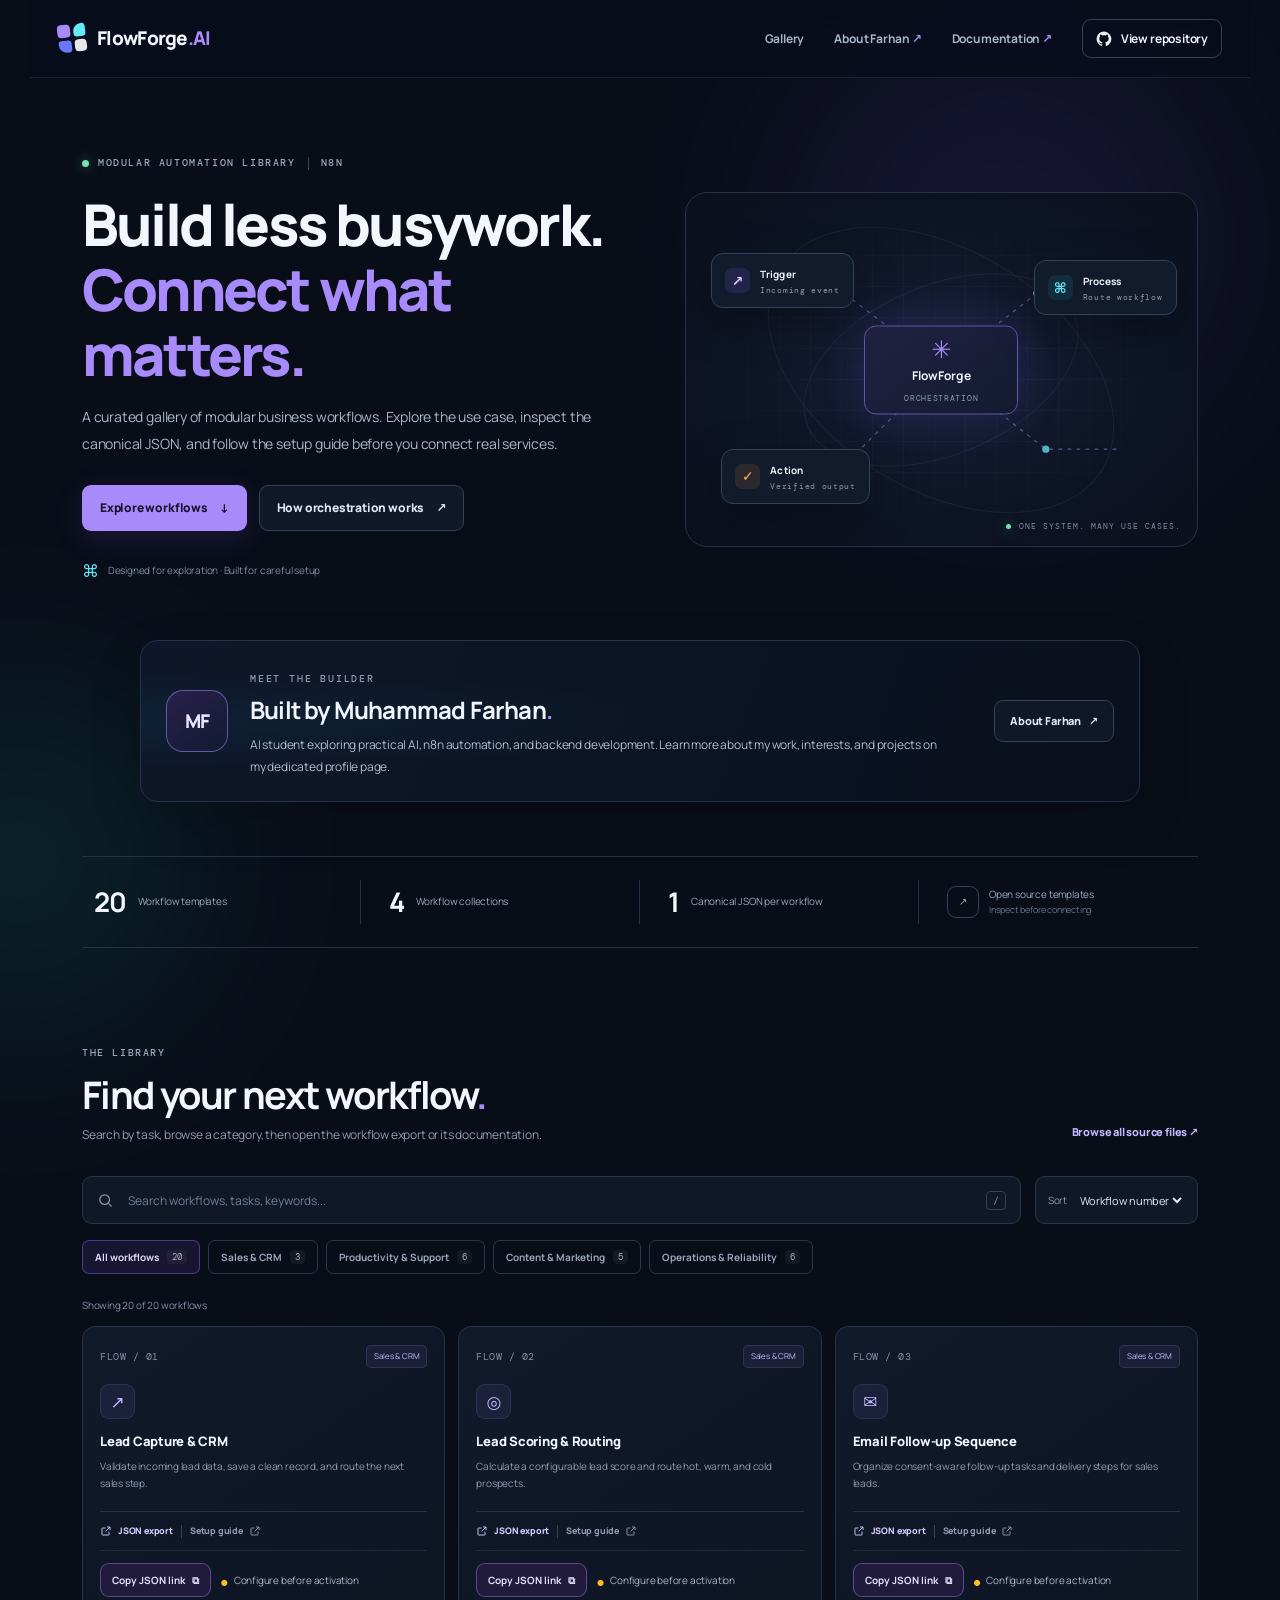
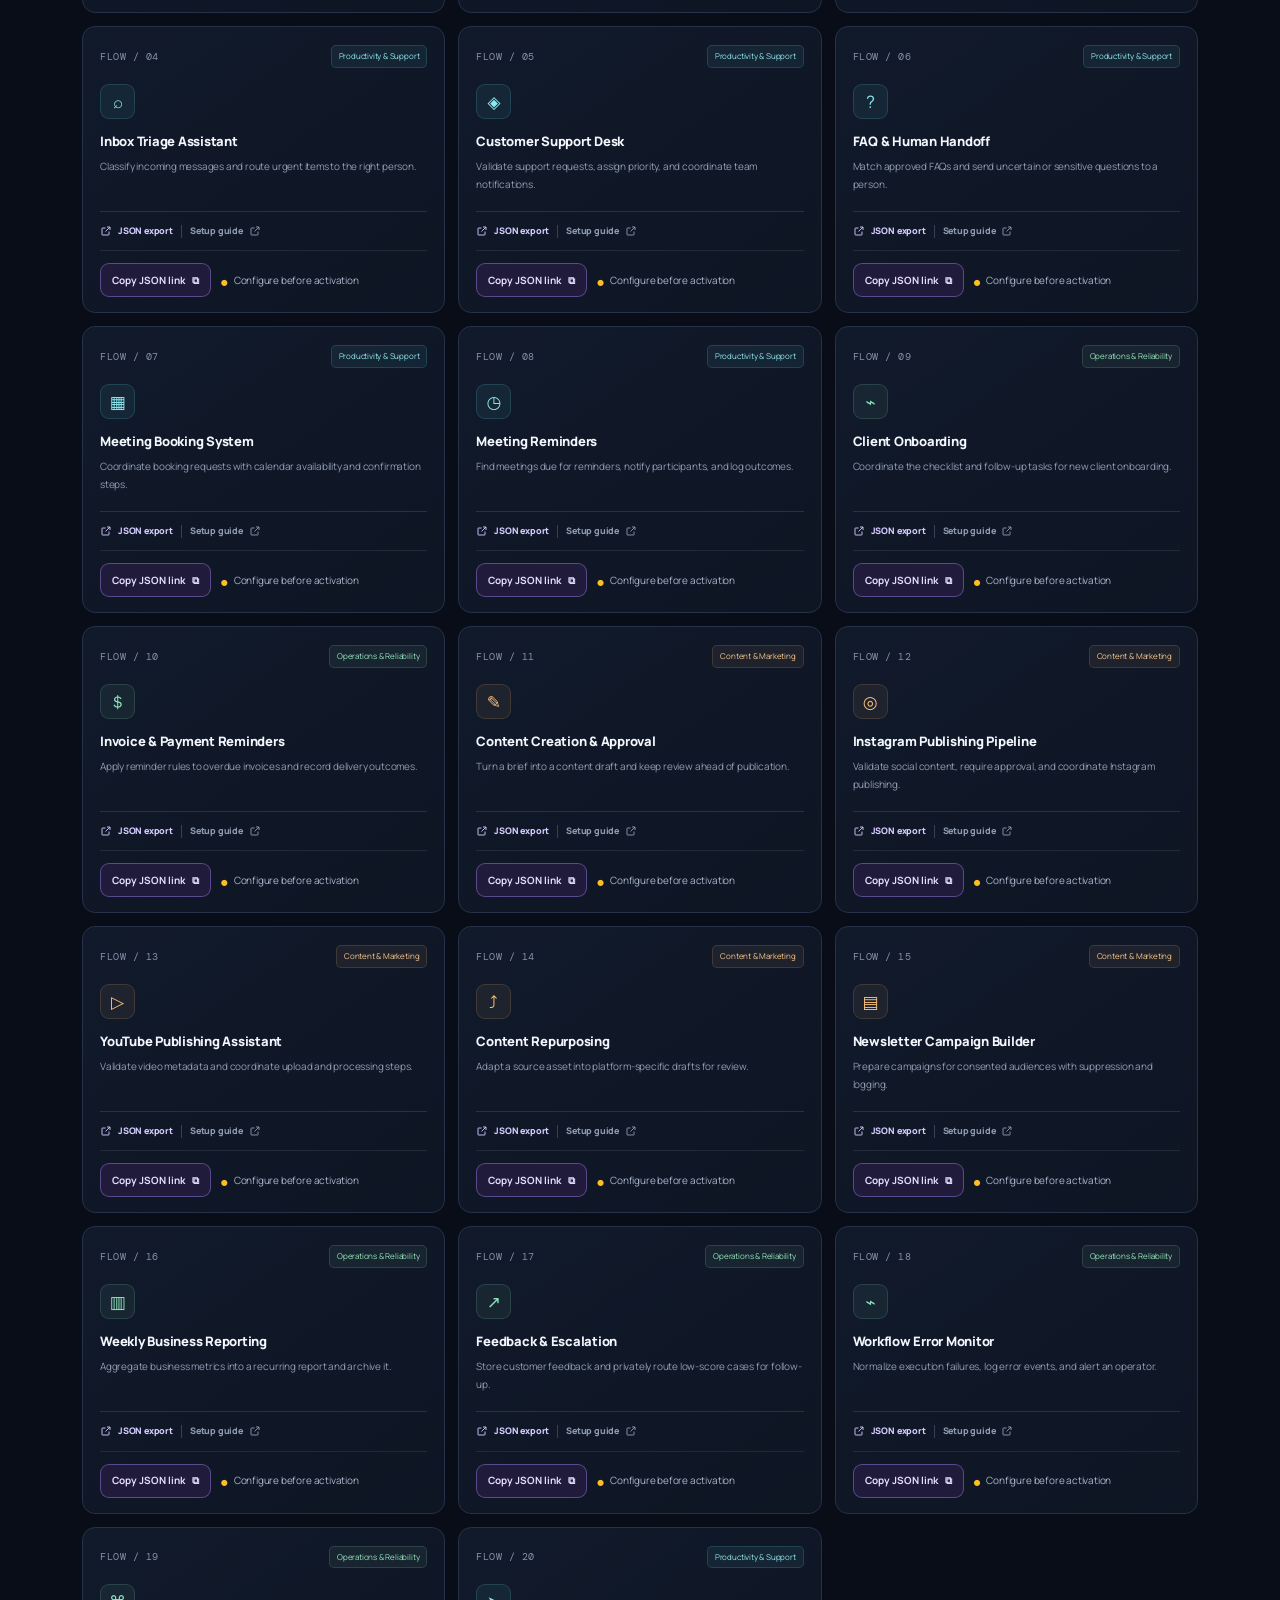
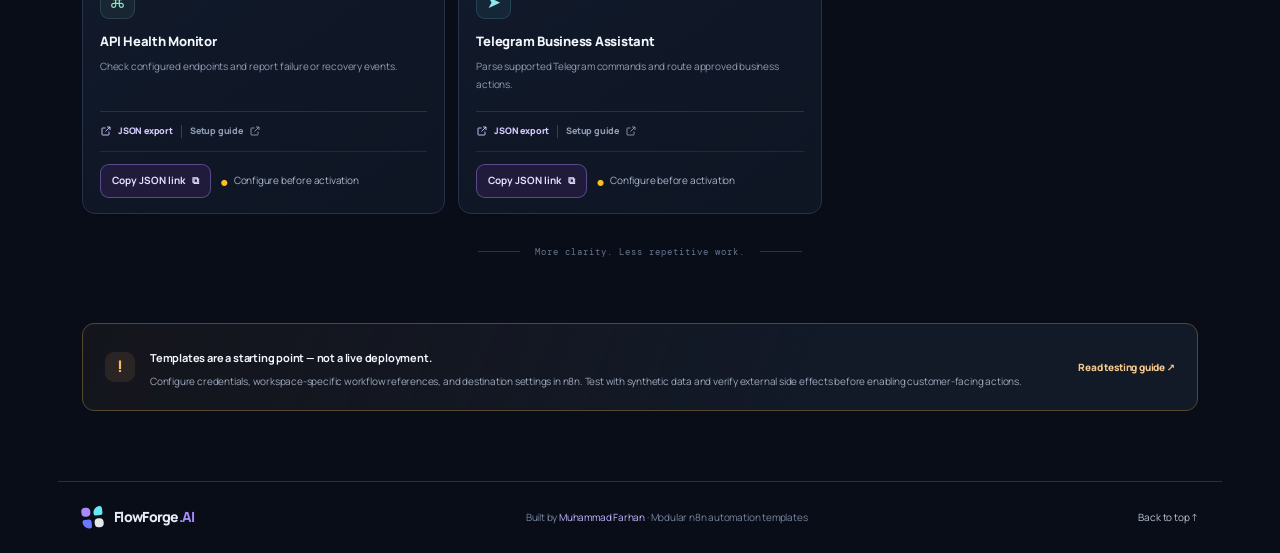
<file: site/index.html>
<!doctype html>
<html lang="en">
<head>
  <meta charset="utf-8">
  <meta name="viewport" content="width=device-width, initial-scale=1">
  <meta name="theme-color" content="#0b1020">
  <meta property="og:type" content="website">
  <meta property="og:title" content="FlowForge-AI — Workflow Gallery">
  <meta property="og:description" content="Explore modular n8n automation templates with searchable workflow cards, category filters, JSON exports and setup guides.">
  <meta name="color-scheme" content="dark">
  <link rel="icon" type="image/svg+xml" href="./favicon.svg">
  <meta name="description" content="Explore 20 modular FlowForge-AI n8n business automation templates. Search workflows, filter by category, and open canonical JSON exports and setup documentation.">
  <title>FlowForge-AI — Workflow Gallery</title>
  <link rel="preconnect" href="https://fonts.googleapis.com">
  <link rel="preconnect" href="https://fonts.gstatic.com" crossorigin>
  <link href="https://fonts.googleapis.com/css2?family=DM+Mono:wght@400;500&family=Manrope:wght@400;500;600;700;800&display=swap" rel="stylesheet">
  <link rel="stylesheet" href="./styles.css?v=20261025b">
  <script src="./app.js?v=20261025a" defer></script>
</head>
<body id="top">
  <a class="skip-link" href="#gallery">Skip to workflow gallery</a>
  <div class="ambient ambient-one" aria-hidden="true"></div>
  <div class="ambient ambient-two" aria-hidden="true"></div>
  <header class="topbar">
    <a class="brand" href="./" aria-label="FlowForge-AI home">
      <span class="brand-mark" aria-hidden="true"><span></span><span></span><span></span><span></span></span>
      <span>FlowForge<span class="brand-accent">.AI</span></span>
    </a>
    <nav class="top-links" aria-label="Main navigation">
      <a href="#gallery">Gallery</a>
      <a href="./about.html">About Farhan <span aria-hidden="true">↗</span></a>
      <a href="https://github.com/Farhanillahiclass/FlowForge-AI/blob/main/README.md" target="_blank" rel="noreferrer">Documentation <span aria-hidden="true">↗</span></a>
      <a class="github-link" href="https://github.com/Farhanillahiclass/FlowForge-AI" target="_blank" rel="noreferrer"><svg viewBox="0 0 24 24" aria-hidden="true"><path d="M12 .9a11.1 11.1 0 0 0-3.51 21.63c.55.1.76-.24.76-.53v-2.04c-3.1.67-3.76-1.32-3.76-1.32-.5-1.28-1.24-1.62-1.24-1.62-1.01-.69.08-.68.08-.68 1.12.08 1.7 1.15 1.7 1.15.99 1.7 2.6 1.21 3.23.92.1-.72.39-1.21.7-1.49-2.48-.28-5.09-1.24-5.09-5.52 0-1.22.44-2.22 1.15-3-.12-.28-.5-1.42.11-2.96 0 0 .94-.3 3.05 1.15a10.6 10.6 0 0 1 5.55 0c2.12-1.44 3.05-1.15 3.05-1.15.61 1.54.23 2.68.12 2.96.71.78 1.14 1.78 1.14 3 0 4.29-2.61 5.24-5.1 5.51.4.35.75 1.02.75 2.06V22c0 .29.2.63.76.52A11.1 11.1 0 0 0 12 .9Z"/></svg> View repository</a>
    </nav>
  </header>

  <main>
    <section class="hero">
      <div class="hero-copy">
        <div class="eyebrow"><span class="status-dot"></span> MODULAR AUTOMATION LIBRARY <span class="eyebrow-divider"></span> N8N</div>
        <h1>Build less busywork.<br><span>Connect what matters.</span></h1>
        <p class="hero-description">A curated gallery of modular business workflows. Explore the use case, inspect the canonical JSON, and follow the setup guide before you connect real services.</p>
        <div class="hero-actions">
          <a class="button button-primary" href="#gallery">Explore workflows <span aria-hidden="true">↓</span></a>
          <a class="button button-secondary" href="https://github.com/Farhanillahiclass/FlowForge-AI/blob/main/system/PARENT-CHILD-ORCHESTRATION.md" target="_blank" rel="noreferrer">How orchestration works <span aria-hidden="true">↗</span></a>
        </div>
        <div class="hero-meta"><span class="meta-icon">⌘</span> Designed for exploration · Built for careful setup</div>
      </div>
      <div class="hero-art" aria-label="Illustration of connected automation nodes">
        <div class="art-grid"></div>
        <div class="orbit orbit-a"></div><div class="orbit orbit-b"></div>
        <div class="node node-main"><span class="node-glyph">✳</span><b>FlowForge</b><small>ORCHESTRATION</small></div>
        <div class="node node-one"><span class="mini-icon purple">↗</span><span><b>Trigger</b><small>Incoming event</small></span></div>
        <div class="node node-two"><span class="mini-icon cyan">⌘</span><span><b>Process</b><small>Route workflow</small></span></div>
        <div class="node node-three"><span class="mini-icon orange">✓</span><span><b>Action</b><small>Verified output</small></span></div>
        <svg class="connectors" viewBox="0 0 520 390" fill="none" aria-hidden="true"><path d="M260 193 L142 103 L65 103"/><path d="M260 193 L365 111 L451 111"/><path d="M260 193 L163 290 L78 290"/><path d="M260 193 L375 283 L457 283"/><circle cx="260" cy="193" r="5"/><circle cx="142" cy="103" r="4"/><circle cx="365" cy="111" r="4"/><circle cx="163" cy="290" r="4"/><circle cx="375" cy="283" r="4"/></svg>
        <div class="art-caption"><span class="pulse-ring"></span> ONE SYSTEM. MANY USE CASES.</div>
      </div>
    </section>

    <section aria-labelledby="about-promo-title" style="box-sizing:border-box;display:flex;align-items:center;gap:22px;width:min(1000px,calc(100% - 64px));margin:4px auto 54px;padding:23px 25px;border:1px solid #26334a;border-radius:18px;background:radial-gradient(ellipse at 0% 50%,rgba(8,145,178,.09),transparent 42%),linear-gradient(110deg,rgba(15,23,42,.96),rgba(10,15,29,.96));box-shadow:0 20px 55px rgba(0,0,0,.12);">
      <div aria-hidden="true" style="box-sizing:border-box;display:grid;place-items:center;flex:0 0 62px;width:62px;height:62px;border:1px solid rgba(167,139,250,.52);border-radius:17px;background:linear-gradient(145deg,#29204b,#111b31);color:#e9e4ff;font-size:19px;font-weight:800;letter-spacing:-.6px;">MF</div>
      <div style="flex:1;min-width:0;">
        <span style="color:#8d9bb3;font:500 10px/1.8 'DM Mono',monospace;letter-spacing:1.8px;">MEET THE BUILDER</span>
        <h2 id="about-promo-title" style="margin:4px 0 7px;color:#f1f5fb;font-size:clamp(18px,2.3vw,24px);letter-spacing:-.8px;line-height:1.4;">Built by Muhammad Farhan<span style="color:#a78bfa;">.</span></h2>
        <p style="max-width:690px;margin:0;color:#aebbd0;font-size:12px;line-height:1.85;">AI student exploring practical AI, n8n automation, and backend development. Learn more about my work, interests, and projects on my dedicated profile page.</p>
      </div>
      <a href="./about.html" style="box-sizing:border-box;display:inline-flex;align-items:center;justify-content:center;gap:8px;flex-shrink:0;min-height:42px;padding:11px 15px;border:1px solid #344158;border-radius:9px;background:#101828;color:#e0e7f4;font-size:11px;font-weight:800;text-decoration:none;white-space:nowrap;">About Farhan <span aria-hidden="true">↗</span></a>
    </section>

    <section class="stats-row" aria-label="Gallery summary">
      <div class="stat"><strong id="total-count">20</strong><span>Workflow templates</span></div>
      <div class="stat"><strong>4</strong><span>Workflow collections</span></div>
      <div class="stat"><strong>1</strong><span>Canonical JSON per workflow</span></div>
      <div class="stat stat-note"><span class="stat-note-icon">↗</span><span>Open source templates<br><small>Inspect before connecting</small></span></div>
    </section>

    <section id="gallery" class="gallery-section">
      <div class="section-heading">
        <div>
          <div class="eyebrow">THE LIBRARY</div>
          <h2>Find your next workflow<span class="heading-period">.</span></h2>
          <p>Search by task, browse a category, then open the workflow export or its documentation.</p>
        </div>
        <a class="text-link" href="https://github.com/Farhanillahiclass/FlowForge-AI/tree/main/workflows" target="_blank" rel="noreferrer">Browse all source files <span aria-hidden="true">↗</span></a>
      </div>

      <div class="toolbar">
        <label class="search-box" for="workflow-search">
          <svg viewBox="0 0 24 24" aria-hidden="true"><circle cx="10.8" cy="10.8" r="6.8"></circle><path d="m16 16 4.5 4.5"></path></svg>
          <input id="workflow-search" type="search" placeholder="Search workflows, tasks, keywords..." autocomplete="off">
          <kbd>/</kbd>
        </label>
        <label class="sort-control" for="sort-select"><span>Sort</span><select id="sort-select"><option value="number">Workflow number</option><option value="az">Name A–Z</option></select></label>
      </div>
      <div id="category-filters" class="filters" aria-label="Filter workflows by category">
        <button class="filter-chip is-active" type="button" data-category="All" aria-pressed="true">All workflows <span>20</span></button>
        <button class="filter-chip" type="button" data-category="Sales & CRM" aria-pressed="false">Sales & CRM</button>
        <button class="filter-chip" type="button" data-category="Productivity & Support" aria-pressed="false">Productivity & Support</button>
        <button class="filter-chip" type="button" data-category="Content & Marketing" aria-pressed="false">Content & Marketing</button>
        <button class="filter-chip" type="button" data-category="Operations & Reliability" aria-pressed="false">Operations & Reliability</button>
      </div>
      <div class="results-line"><span id="results-count" aria-live="polite">Showing 20 workflows</span><button id="clear-filters" class="clear-button" type="button" hidden>Clear filters</button></div>
      <div id="workflow-grid" class="workflow-grid" aria-live="polite"></div>
      <div id="empty-state" class="empty-state" hidden><div class="empty-icon">⌕</div><h3>No workflows found</h3><p>Try a different keyword or clear the active category filter.</p><button class="button button-secondary" id="reset-search" type="button">Reset search</button></div>
      <div class="load-more-note"><span class="note-line"></span><span>More clarity. Less repetitive work.</span><span class="note-line"></span></div>
    </section>

    <section class="safety-callout">
      <div class="callout-icon">!</div>
      <div><strong>Templates are a starting point — not a live deployment.</strong><p>Configure credentials, workspace-specific workflow references, and destination settings in n8n. Test with synthetic data and verify external side effects before enabling customer-facing actions.</p></div>
      <a href="https://github.com/Farhanillahiclass/FlowForge-AI/blob/main/TESTING-AND-VALIDATION.md" target="_blank" rel="noreferrer">Read testing guide <span aria-hidden="true">↗</span></a>
    </section>
  </main>

  <div id="gallery-toast" class="gallery-toast" role="status" aria-live="polite"></div>

  <footer class="footer">
    <a class="brand footer-brand" href="./"><span class="brand-mark" aria-hidden="true"><span></span><span></span><span></span><span></span></span><span>FlowForge<span class="brand-accent">.AI</span></span></a>
    <p>Built by <a href="https://github.com/Farhanillahiclass" target="_blank" rel="noreferrer">Muhammad Farhan</a> · Modular n8n automation templates</p>
    <a class="footer-top" href="#top" onclick="window.scrollTo({top:0,behavior:'smooth'});return false;">Back to top ↑</a>
  </footer>
</body>
</html>
</file>
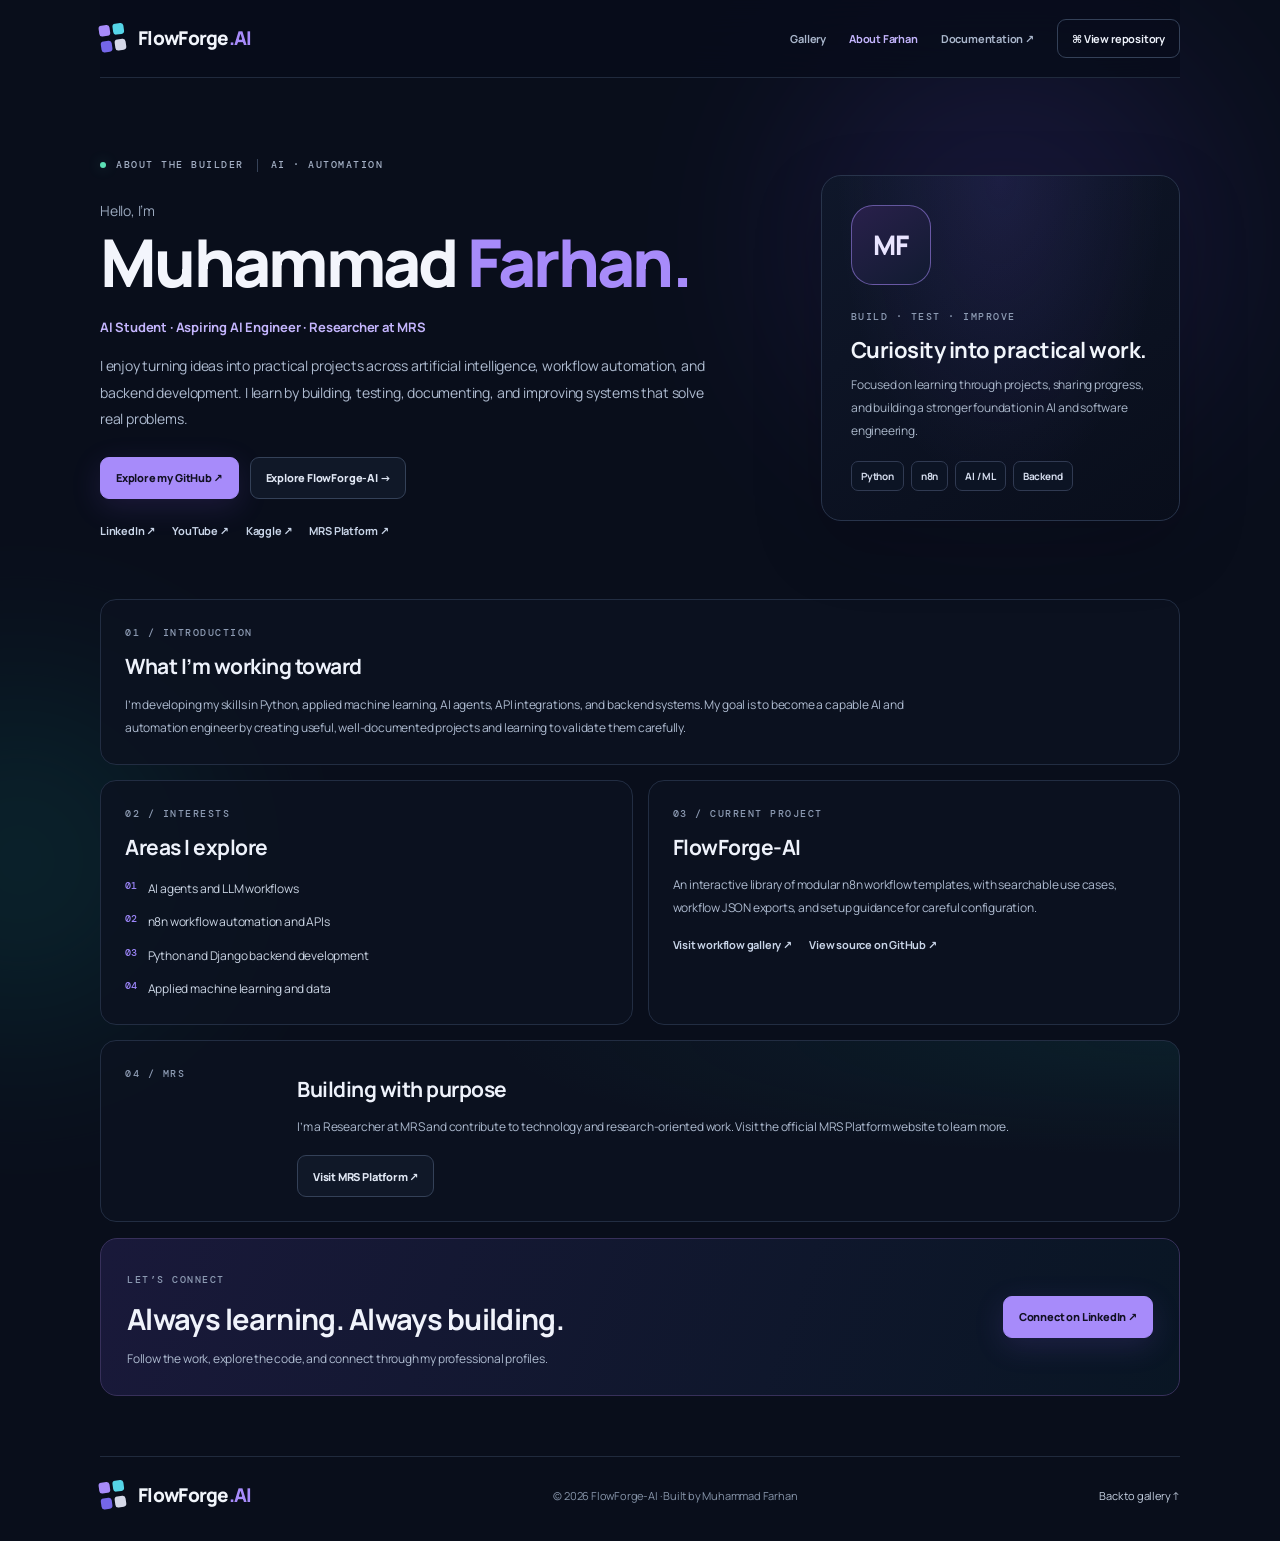
<file: site/about.html>
<!doctype html>
<html lang="en">
<head>
<meta charset="utf-8"><meta name="viewport" content="width=device-width,initial-scale=1"><meta name="theme-color" content="#0b1020">
<meta name="description" content="Meet Muhammad Farhan — AI student, workflow automation builder, and Researcher at MRS. Explore projects, interests, and professional links.">
<meta property="og:type" content="profile"><meta property="og:title" content="About Muhammad Farhan — FlowForge-AI"><meta property="og:description" content="AI, automation, Python, backend development, and practical project building."><meta name="color-scheme" content="dark">
<link rel="icon" type="image/svg+xml" href="./favicon.svg"><link rel="preconnect" href="https://fonts.googleapis.com"><link rel="preconnect" href="https://fonts.gstatic.com" crossorigin>
<link href="https://fonts.googleapis.com/css2?family=DM+Mono:wght@400;500&family=Manrope:wght@400;500;600;700;800&display=swap" rel="stylesheet"><link rel="stylesheet" href="./styles.css?v=20261025b"><title>About Muhammad Farhan — FlowForge-AI</title>

<style>
/* Critical About page layout: self-contained so stale external CSS cannot flatten the layout */
.about-page{margin:0;min-height:100vh;background:#090e1b;color:#edf2fc;font-family:Manrope,system-ui,sans-serif;line-height:1.6}
.about-page *{box-sizing:border-box}.about-page a{transition:color .18s ease,border-color .18s ease,background .18s ease}
.about-page .topbar{position:relative;z-index:2;display:flex;align-items:center;justify-content:space-between;gap:24px;width:min(1080px,calc(100% - 48px));margin:0 auto;padding:22px 0;border-bottom:1px solid #202a3d}
.about-page .brand{display:inline-flex;align-items:center;gap:10px;color:#f1f5fb;font-weight:800;text-decoration:none;white-space:nowrap}.about-page .brand-accent{color:#a78bfa}
.about-page .brand-mark{display:grid;grid-template-columns:repeat(2,11px);gap:3px;transform:rotate(-8deg)}.about-page .brand-mark span{width:11px;height:11px;border-radius:3px;background:#a78bfa}.about-page .brand-mark span:nth-child(2){background:#55d5e7}.about-page .brand-mark span:nth-child(3){background:#7466e8}.about-page .brand-mark span:nth-child(4){background:#d5d8e8}
.about-page .top-links{display:flex;align-items:center;justify-content:flex-end;flex-wrap:wrap;gap:23px}.about-page .top-links a{color:#aab7cc;font-size:11px;font-weight:700;text-decoration:none}.about-page .top-links a:hover,.about-page .top-links .active-link{color:#c4b5fd}.about-page .top-links .github-link{padding:10px 14px;border:1px solid #344158;border-radius:9px;color:#eef2fb}
.about-page .about-main{position:relative;z-index:1;width:min(1080px,calc(100% - 48px));margin:0 auto;padding:62px 0 60px}
.about-page .about-hero{display:grid;grid-template-columns:minmax(0,1.3fr) minmax(270px,.7fr);align-items:center;gap:54px;padding:16px 0 60px}
.about-page .eyebrow{display:flex;align-items:center;gap:10px;color:#a4b0c5;font:500 10px/1.8 'DM Mono',monospace;letter-spacing:1.5px}.about-page .status-dot{width:6px;height:6px;border-radius:50%;background:#5ce0b5;box-shadow:0 0 14px #5ce0b555}
.about-page .about-kicker{margin:26px 0 5px;color:#9aa8bd;font-size:14px}.about-page .about-hero h1{margin:0;color:#f3f5fc;font-size:clamp(42px,5.7vw,66px);line-height:1.08;letter-spacing:-2.7px;font-weight:800}.about-page .about-hero h1 span{color:#a78bfa}
.about-page .about-role{margin:17px 0 14px;color:#c4b5fd;font-weight:700;font-size:13px;line-height:1.8}.about-page .about-lead{max-width:620px;margin:0;color:#aebbd0;font-size:14px;line-height:1.9}
.about-page .about-actions{display:flex;flex-wrap:wrap;gap:11px;margin-top:24px}.about-page .button{display:inline-flex;align-items:center;justify-content:center;gap:8px;min-height:42px;padding:11px 15px;border:1px solid #344158;border-radius:9px;font-size:11px;font-weight:800;text-decoration:none}.about-page .button-primary{border-color:#a78bfa;background:#a78bfa;color:#111022}.about-page .button-secondary{background:#101828;color:#e0e7f4}.about-page .button:hover{filter:brightness(1.08)}
.about-page .about-socials{display:flex;flex-wrap:wrap;gap:17px;margin-top:23px}.about-page .about-socials a,.about-page .text-link{color:#c9d5e8;font-size:11px;font-weight:700;text-decoration:none}.about-page .about-socials a:hover,.about-page .text-link:hover{color:#b9a3ff}
.about-page .about-monogram-card{position:relative;overflow:hidden;padding:29px;border:1px solid #28344b;border-radius:20px;background:radial-gradient(ellipse at 50% 0%,#7c5cf622,transparent 65%),linear-gradient(145deg,#0f172a,#090e1b);box-shadow:0 24px 70px #0003}
.about-page .about-monogram{display:grid;place-items:center;width:80px;height:80px;border:1px solid #a78bfa88;border-radius:22px;background:linear-gradient(145deg,#29204b,#111b31);color:#e9e4ff;font-size:27px;font-weight:800}
.about-page .about-card-label,.about-page .about-section-label{color:#8d9bb3;font:500 10px/1.8 'DM Mono',monospace;letter-spacing:1.5px}.about-page .about-card-label{display:block;margin-top:23px}
.about-page .about-monogram-card h2{margin:9px 0;color:#f1f5fb;font-size:22px;line-height:1.4;letter-spacing:-.5px}.about-page .about-monogram-card p{margin:0;color:#aab7ca;font-size:12px;line-height:1.9}
.about-page .about-tags{display:flex;flex-wrap:wrap;gap:7px;margin-top:18px}.about-page .about-tags span{padding:6px 9px;border:1px solid #303a52;border-radius:7px;color:#d4dced;background:#0c1424;font-size:10px;font-weight:700}
.about-page .about-content-grid{display:grid;grid-template-columns:repeat(2,minmax(0,1fr));gap:15px}.about-page .about-panel{min-width:0;padding:24px;border:1px solid #222d42;border-radius:16px;background:#0c1220d9}.about-page .about-wide{grid-column:1/-1}
.about-page .about-panel h2{margin:10px 0 11px;color:#eef2fb;font-size:21px;line-height:1.4;letter-spacing:-.5px}.about-page .about-panel p{max-width:780px;margin:0;color:#aebbd0;font-size:12px;line-height:1.95}
.about-page .about-list{display:grid;gap:13px;margin:17px 0 0;padding:0;list-style:none}.about-page .about-list li{display:flex;align-items:flex-start;gap:11px;color:#cbd5e4;font-size:12px;line-height:1.7}.about-page .about-list li span{flex-shrink:0;color:#9d86fa;font:500 10px 'DM Mono',monospace}
.about-page .text-link{display:inline-flex;margin:16px 17px 0 0}.about-page .about-mrs-panel{display:grid;grid-template-columns:150px minmax(0,1fr);gap:22px;background:radial-gradient(ellipse at 100% 0%,#0d94881a,transparent 45%),#0c1220d9}.about-page .about-mrs-panel .button{display:inline-flex;margin-top:17px}
.about-page .about-bottom-cta{display:flex;align-items:center;justify-content:space-between;gap:24px;margin-top:16px;padding:26px;border:1px solid #37305a;border-radius:17px;background:linear-gradient(110deg,#7c5cf624,#0891b20f)}.about-page .about-bottom-cta h2{margin:8px 0;color:#f0f3fb;font-size:clamp(22px,3vw,29px);line-height:1.4;letter-spacing:-.7px}.about-page .about-bottom-cta p{margin:0;color:#aebbd0;font-size:12px;line-height:1.8}
.about-page .about-footer{display:flex;align-items:center;justify-content:space-between;gap:18px;width:min(1080px,calc(100% - 48px));margin:0 auto;padding:23px 0 30px;border-top:1px solid #202a3d;color:#8795aa;font-size:11px}.about-page .about-footer .brand{text-decoration:none}.about-page .about-footer>a:last-child{color:#c5d0e1;text-decoration:none}
@media(max-width:760px){.about-page .topbar{width:calc(100% - 36px);align-items:flex-start;flex-direction:column;padding:18px 0}.about-page .top-links{justify-content:flex-start;gap:14px}.about-page .about-main{width:calc(100% - 36px);padding-top:36px}.about-page .about-hero{grid-template-columns:1fr;gap:25px;padding:5px 0 38px}.about-page .about-hero h1{letter-spacing:-1.8px}.about-page .about-content-grid{grid-template-columns:1fr}.about-page .about-wide{grid-column:auto}.about-page .about-mrs-panel{grid-template-columns:1fr;gap:8px}.about-page .about-bottom-cta{align-items:flex-start;flex-direction:column;padding:22px}.about-page .about-footer{width:calc(100% - 36px);align-items:flex-start;flex-wrap:wrap}}
@media(max-width:480px){.about-page .about-hero h1{font-size:40px}.about-page .about-actions .button{width:100%}.about-page .about-socials{gap:12px}.about-page .about-panel{padding:20px}.about-page .about-footer{flex-direction:column}}
</style>
</head>
<body id="top" class="about-page">
<a class="skip-link" href="#about-main">Skip to about page</a><div class="ambient ambient-one" aria-hidden="true"></div><div class="ambient ambient-two" aria-hidden="true"></div>
<header class="topbar"><a class="brand" href="./" aria-label="FlowForge-AI home"><span class="brand-mark" aria-hidden="true"><span></span><span></span><span></span><span></span></span><span>FlowForge<span class="brand-accent">.AI</span></span></a>
<nav class="top-links" aria-label="Main navigation"><a href="./#gallery">Gallery</a><a class="active-link" href="./about.html" aria-current="page">About Farhan</a><a href="https://github.com/Farhanillahiclass/FlowForge-AI/blob/main/README.md" target="_blank" rel="noreferrer">Documentation ↗</a><a class="github-link" href="https://github.com/Farhanillahiclass/FlowForge-AI" target="_blank" rel="noreferrer">⌘ View repository</a></nav></header>
<main id="about-main" class="about-main">
<section class="about-hero" aria-labelledby="about-title"><div class="about-hero-copy"><div class="eyebrow"><span class="status-dot"></span> ABOUT THE BUILDER <span class="eyebrow-divider"></span> AI · AUTOMATION</div><p class="about-kicker">Hello, I’m</p><h1 id="about-title">Muhammad <span>Farhan.</span></h1><p class="about-role">AI Student · Aspiring AI Engineer · Researcher at MRS</p><p class="about-lead">I enjoy turning ideas into practical projects across artificial intelligence, workflow automation, and backend development. I learn by building, testing, documenting, and improving systems that solve real problems.</p>
<div class="about-actions"><a class="button button-primary" href="https://github.com/Farhanillahiclass" target="_blank" rel="noreferrer">Explore my GitHub ↗</a><a class="button button-secondary" href="./#gallery">Explore FlowForge-AI →</a></div>
<div class="about-socials" aria-label="Professional and project links"><a href="https://www.linkedin.com/in/muhammadfarhanmrs/" target="_blank" rel="noreferrer">LinkedIn ↗</a><a href="https://www.youtube.com/@FarhanMRSDeveloper" target="_blank" rel="noreferrer">YouTube ↗</a><a href="https://www.kaggle.com/muhammadfarhanmrs" target="_blank" rel="noreferrer">Kaggle ↗</a><a href="https://mrsplatform.tech/" target="_blank" rel="noreferrer">MRS Platform ↗</a></div></div>
<aside class="about-monogram-card" aria-label="Profile overview"><div class="about-monogram">MF</div><span class="about-card-label">BUILD · TEST · IMPROVE</span><h2>Curiosity into practical work.</h2><p>Focused on learning through projects, sharing progress, and building a stronger foundation in AI and software engineering.</p><div class="about-tags"><span>Python</span><span>n8n</span><span>AI / ML</span><span>Backend</span></div></aside></section>
<section class="about-content-grid" aria-label="Profile details">
<article class="about-panel about-wide"><div class="about-section-label">01 / INTRODUCTION</div><h2>What I’m working toward</h2><p>I’m developing my skills in Python, applied machine learning, AI agents, API integrations, and backend systems. My goal is to become a capable AI and automation engineer by creating useful, well-documented projects and learning to validate them carefully.</p></article>
<article class="about-panel"><div class="about-section-label">02 / INTERESTS</div><h2>Areas I explore</h2><ul class="about-list"><li><span>01</span> AI agents and LLM workflows</li><li><span>02</span> n8n workflow automation and APIs</li><li><span>03</span> Python and Django backend development</li><li><span>04</span> Applied machine learning and data</li></ul></article>
<article class="about-panel"><div class="about-section-label">03 / CURRENT PROJECT</div><h2>FlowForge-AI</h2><p>An interactive library of modular n8n workflow templates, with searchable use cases, workflow JSON exports, and setup guidance for careful configuration.</p><a class="text-link" href="./#gallery">Visit workflow gallery ↗</a><a class="text-link" href="https://github.com/Farhanillahiclass/FlowForge-AI" target="_blank" rel="noreferrer">View source on GitHub ↗</a></article>
<article class="about-panel about-wide about-mrs-panel"><div class="about-section-label">04 / MRS</div><div><h2>Building with purpose</h2><p>I’m a Researcher at MRS and contribute to technology and research-oriented work. Visit the official MRS Platform website to learn more.</p><a class="button button-secondary" href="https://mrsplatform.tech/" target="_blank" rel="noreferrer">Visit MRS Platform ↗</a></div></article></section>
<section class="about-bottom-cta"><div><span class="about-section-label">LET’S CONNECT</span><h2>Always learning. Always building.</h2><p>Follow the work, explore the code, and connect through my professional profiles.</p></div><a class="button button-primary" href="https://www.linkedin.com/in/muhammadfarhanmrs/" target="_blank" rel="noreferrer">Connect on LinkedIn ↗</a></section>
</main><footer class="about-footer"><a class="brand" href="./"><span class="brand-mark" aria-hidden="true"><span></span><span></span><span></span><span></span></span><span>FlowForge<span class="brand-accent">.AI</span></span></a><span>© 2026 FlowForge-AI · Built by Muhammad Farhan</span><a href="./#top">Back to gallery ↑</a></footer>
</body></html>
</file>
<file: site/styles.css>
[hidden]{display:none!important}.skip-link{position:absolute;left:12px;top:-60px;z-index:20;padding:10px 14px;background:#c4b5fd;color:#17112b;border-radius:8px;font-weight:800;font-size:12px}.skip-link:focus{top:12px}a:focus-visible,button:focus-visible,input:focus-visible,select:focus-visible{outline:2px solid #c4b5fd;outline-offset:3px}:root{color-scheme:dark;--bg:#090d18;--panel:#101727;--panel-2:#131d30;--line:#243047;--text:#f3f6fc;--muted:#9ba8bd;--soft:#64748b;--purple:#a78bfa;--cyan:#67e8f9;--green:#8de3bc;--orange:#f8b86b;--radius:18px}*{box-sizing:border-box}html{scroll-behavior:smooth;scroll-padding-top:90px}body{margin:0;background:var(--bg);color:var(--text);font-family:Manrope,system-ui,-apple-system,BlinkMacSystemFont,"Segoe UI",sans-serif;line-height:1.6;overflow-x:hidden}a{color:inherit;text-decoration:none}button,input,select{font:inherit}.ambient{position:absolute;pointer-events:none;filter:blur(95px);opacity:.12;border-radius:50%;z-index:-1}.ambient-one{width:420px;height:420px;right:5%;top:30px;background:#7854ff}.ambient-two{width:360px;height:360px;left:-160px;top:680px;background:#14b8a6}.topbar{height:78px;max-width:1220px;margin:auto;padding:0 28px;display:flex;align-items:center;justify-content:space-between;border-bottom:1px solid rgba(148,163,184,.12)}.brand{display:inline-flex;align-items:center;gap:11px;font-size:19px;font-weight:800;letter-spacing:-.7px}.brand-accent{color:var(--purple)}.brand-mark{width:28px;height:28px;display:grid;grid-template-columns:repeat(2,1fr);gap:3px;transform:rotate(-7deg)}.brand-mark span{border-radius:4px;background:var(--purple)}.brand-mark span:nth-child(2){background:var(--cyan);border-radius:8px 3px 3px 3px}.brand-mark span:nth-child(3){background:#6b77ff;border-radius:3px 3px 3px 8px}.brand-mark span:nth-child(4){background:#e5e7eb}.top-links{display:flex;align-items:center;gap:30px;color:#aab5c8;font-size:12px;font-weight:700}.top-links a:hover,.text-link:hover,.footer a:hover{color:#fff}.top-links a span{color:var(--purple)}.github-link{display:flex;align-items:center;gap:9px;border:1px solid #344158;border-radius:9px;padding:9px 13px;color:#eef2fb!important}.github-link svg{width:16px;height:16px;fill:currentColor}.hero{max-width:1164px;margin:0 auto;padding:78px 24px 52px;min-height:470px;display:grid;grid-template-columns:1.05fr .95fr;gap:35px;align-items:center}.hero-copy{position:relative;z-index:1}.eyebrow{font:500 10px/1.4 "DM Mono",monospace;letter-spacing:1.6px;color:#9ca8be;display:flex;align-items:center;gap:9px}.status-dot,.pulse-ring{width:7px;height:7px;border-radius:50%;background:#70e4b3;box-shadow:0 0 13px #70e4b388}.eyebrow-divider{height:13px;width:1px;background:#364258;margin:0 3px}.hero h1{font-size:clamp(36px,4.5vw,58px);line-height:1.13;letter-spacing:-2.8px;margin:22px 0 17px;font-weight:800}.hero h1 span{color:var(--purple)}.hero-description{max-width:535px;color:#aab5c8;font-size:14px;line-height:1.9;margin:0}.hero-actions{display:flex;gap:12px;flex-wrap:wrap;margin-top:28px}.button{display:inline-flex;justify-content:center;align-items:center;gap:12px;padding:12px 17px;border-radius:9px;font-size:12px;font-weight:800;border:1px solid transparent;cursor:pointer;transition:transform .18s ease,border-color .18s ease,background .18s ease}.button:hover{transform:translateY(-2px)}.button-primary{background:var(--purple);color:#17112b;box-shadow:0 8px 30px #8b5cf626}.button-primary:hover{background:#c4b5fd}.button-secondary{border-color:#344158;color:#e2e8f4;background:#111827}.button-secondary:hover{border-color:#66748d;background:#172033}.hero-meta{margin-top:26px;display:flex;align-items:center;gap:9px;color:#7e8ba2;font-size:10px}.meta-icon{color:var(--cyan);font-size:17px}.hero-art{height:355px;position:relative;overflow:hidden;border:1px solid #263148;border-radius:22px;background:radial-gradient(ellipse at center,#19213b 0%,#0d1424 57%,#0b101d 100%);isolation:isolate}.art-grid{position:absolute;inset:0;background-image:linear-gradient(#7b8eb312 1px,transparent 1px),linear-gradient(90deg,#7b8eb312 1px,transparent 1px);background-size:31px 31px;mask-image:radial-gradient(ellipse at center,#000 5%,transparent 80%)}.orbit{position:absolute;border:1px solid #7180aa20;border-radius:50%;left:50%;top:50%;transform:translate(-50%,-50%) rotate(-23deg)}.orbit-a{width:290px;height:170px}.orbit-b{width:380px;height:240px;transform:translate(-50%,-50%) rotate(32deg)}.connectors{position:absolute;inset:0;width:100%;height:100%;stroke:#6b74b7;stroke-width:1.2;stroke-dasharray:4 6;opacity:.75}.connectors circle{fill:var(--cyan);stroke:none}.node{position:absolute;display:flex;align-items:center;gap:10px;border:1px solid #35425c;background:#111b2c;border-radius:12px;padding:12px 13px;box-shadow:0 15px 45px #0004;z-index:2}.node b{display:block;font-size:10px;letter-spacing:.1px}.node small{display:block;color:#8b9ab2;font:8px "DM Mono",monospace;margin-top:3px;letter-spacing:.7px}.node-main{left:50%;top:50%;transform:translate(-50%,-50%);width:154px;height:89px;flex-direction:column;justify-content:center;gap:5px;border-color:#6655a7;background:linear-gradient(145deg,#222142,#131b30);box-shadow:0 0 45px #8b5cf628}.node-main b{font-size:12px}.node-glyph{font-size:24px;color:var(--purple);line-height:1}.node-one{left:5%;top:17%}.node-two{right:4%;top:19%}.node-three{left:7%;bottom:12%}.mini-icon{width:25px;height:25px;border-radius:7px;display:grid;place-items:center;font-size:14px;font-weight:800}.mini-icon.purple{color:#d7ccff;background:#8b5cf626}.mini-icon.cyan{color:var(--cyan);background:#22d3ee19}.mini-icon.orange{color:var(--orange);background:#fb923c1c}.art-caption{position:absolute;right:16px;bottom:15px;display:flex;align-items:center;gap:8px;color:#7f8ba3;font:8px "DM Mono",monospace;letter-spacing:1px}.pulse-ring{width:5px;height:5px}.stats-row{max-width:1116px;margin:0 auto 20px;border-top:1px solid #263047;border-bottom:1px solid #263047;display:grid;grid-template-columns:repeat(4,1fr);padding:23px 0}.stat{padding:0 28px;border-right:1px solid #263047;display:flex;align-items:center;gap:12px}.stat:first-child{padding-left:12px}.stat:last-child{border:0}.stat strong{font-size:27px;letter-spacing:-1px}.stat span{font-size:10px;color:#9ba8bd;line-height:1.5}.stat-note{gap:10px}.stat-note small{color:#64748b;font-size:9px}.stat-note-icon{width:32px;height:32px;border:1px solid #33425b;border-radius:9px;display:grid;place-items:center;color:var(--cyan);font-size:16px}.gallery-section{max-width:1164px;margin:0 auto;padding:78px 24px 65px}.section-heading{display:flex;justify-content:space-between;gap:25px;align-items:flex-end}.section-heading h2{font-size:clamp(27px,3vw,38px);line-height:1.2;letter-spacing:-1.6px;margin:12px 0 8px}.heading-period{color:var(--purple)}.section-heading p{margin:0;color:#8f9cb1;font-size:12px}.text-link{font-size:11px;font-weight:800;color:#c3b6ff;white-space:nowrap;padding-bottom:4px}.toolbar{display:flex;gap:14px;margin-top:32px}.search-box{height:48px;display:flex;align-items:center;gap:12px;padding:0 14px;background:#101727;border:1px solid #2a354b;border-radius:10px;flex:1;min-width:0;transition:border-color .2s}.search-box:focus-within{border-color:#9c83ed;box-shadow:0 0 0 3px #a78bfa12}.search-box svg{width:17px;height:17px;stroke:#8593aa;stroke-width:1.8;fill:none;flex-shrink:0}.search-box input{background:transparent;border:0;outline:0;color:#f3f6fc;width:100%;font-size:12px;min-width:0}.search-box input::placeholder{color:#718098}.search-box kbd{font:10px "DM Mono",monospace;color:#7c8aa1;border:1px solid #344158;border-radius:4px;padding:2px 6px}.sort-control{display:flex;align-items:center;gap:9px;padding:0 12px;border:1px solid #2a354b;border-radius:10px;background:#101727;color:#8e9bb0;font-size:10px}.sort-control select{border:0;outline:0;background:transparent;color:#e4e9f3;font-size:11px;cursor:pointer;padding:13px 0}.sort-control option{background:#101727}.filters{display:flex;gap:8px;flex-wrap:wrap;margin-top:16px}.filter-chip{display:flex;align-items:center;gap:8px;border:1px solid #2b354b;border-radius:7px;background:transparent;color:#98a5ba;padding:8px 12px;font-size:10px;font-weight:700;cursor:pointer;transition:all .18s}.filter-chip:hover{border-color:#6e5aa5;color:#e5deff}.filter-chip.is-active{background:#8b5cf61b;border-color:#8b5cf67a;color:#e3d9ff}.filter-chip span{border-radius:4px;padding:1px 5px;background:#ffffff0d;font:9px "DM Mono",monospace;color:#a6b1c4}.results-line{display:flex;justify-content:space-between;align-items:center;color:#8290a7;font-size:10px;margin:23px 0 13px}.clear-button{border:0;background:transparent;color:#c4b5fd;font-size:10px;cursor:pointer}.workflow-grid{display:grid;grid-template-columns:repeat(3,minmax(0,1fr));gap:13px}.workflow-card{min-width:0;position:relative;padding:18px 17px 15px;border:1px solid #263249;border-radius:13px;background:linear-gradient(145deg,#111a2b,#0e1523);display:flex;flex-direction:column;min-height:228px;transition:transform .18s ease,border-color .18s ease,background .18s ease;animation:card-in .35s both}.workflow-card:hover{transform:translateY(-3px);border-color:#55517d;background:linear-gradient(145deg,#151e32,#101827)}.card-top{display:flex;align-items:center;justify-content:space-between;gap:8px;margin-bottom:16px}.workflow-number{font:10px "DM Mono",monospace;color:#8492a9;letter-spacing:.5px}.category-label{font-size:8px;color:#c5b8ff;background:#a78bfa13;border:1px solid #a78bfa2b;border-radius:5px;padding:4px 7px;white-space:nowrap}.workflow-card[data-family="Productivity & Support"] .category-label{color:#92e9ef;background:#67e8f910;border-color:#67e8f927}.workflow-card[data-family="Content & Marketing"] .category-label{color:#f6c88f;background:#f8b86b10;border-color:#f8b86b27}.workflow-card[data-family="Operations & Reliability"] .category-label{color:#94e5bb;background:#8de3bc10;border-color:#8de3bc27}.card-icon{width:35px;height:35px;border-radius:9px;background:#a78bfa12;border:1px solid #a78bfa27;display:grid;place-items:center;color:#c5b8ff;font-size:17px;margin-bottom:13px}.workflow-card[data-family="Productivity & Support"] .card-icon{color:#8ce9ef;background:#67e8f910;border-color:#67e8f927}.workflow-card[data-family="Content & Marketing"] .card-icon{color:#f8bf7c;background:#f8b86b10;border-color:#f8b86b27}.workflow-card[data-family="Operations & Reliability"] .card-icon{color:#8de3bc;background:#8de3bc10;border-color:#8de3bc27}.workflow-card h3{font-size:13px;line-height:1.45;letter-spacing:-.25px;margin:0 0 7px;font-weight:800}.workflow-card p{font-size:10px;color:#8f9cb1;line-height:1.75;margin:0 0 18px;flex:1}.card-footer{display:flex;align-items:center;gap:8px;padding-top:12px;border-top:1px solid #273249}.card-action{display:inline-flex;align-items:center;gap:6px;font-size:9px;font-weight:800;color:#d6ccff}.card-action:hover{color:#fff}.card-action svg{width:12px;height:12px;stroke:currentColor;stroke-width:1.8;fill:none}.action-divider{height:13px;width:1px;background:#334057}.card-action.secondary{color:#8e9bb0}.empty-state{text-align:center;padding:60px 20px;border:1px dashed #344158;border-radius:14px}.empty-icon{font-size:40px;color:var(--purple)}.empty-state h3{margin:7px 0;font-size:18px}.empty-state p{color:var(--muted);font-size:12px}.load-more-note{display:flex;align-items:center;justify-content:center;gap:15px;color:#67758d;font:9px "DM Mono",monospace;letter-spacing:1px;margin-top:32px}.note-line{height:1px;width:42px;background:#29354a}.safety-callout{max-width:1116px;margin:0 auto 70px;padding:20px 22px;border:1px solid #55482e;border-radius:12px;background:linear-gradient(110deg,#f8b86b0c,#121927 65%);display:flex;align-items:center;gap:15px}.callout-icon{flex-shrink:0;width:30px;height:30px;border-radius:9px;display:grid;place-items:center;background:#f8b86b19;color:var(--orange);font-weight:800}.safety-callout strong{font-size:11px}.safety-callout p{font-size:10px;line-height:1.7;color:#9da9bc;margin:4px 0 0}.safety-callout>a{margin-left:auto;white-space:nowrap;font-size:10px;font-weight:800;color:#f4c98f}.footer{max-width:1164px;margin:0 auto;padding:24px;border-top:1px solid #263047;display:flex;align-items:center;justify-content:space-between;gap:18px;color:#77859c}.footer-brand{font-size:14px;color:#e8edf7}.footer-brand .brand-mark{width:21px;height:21px}.footer p{font-size:10px;margin:0}.footer p a{color:#c4b5fd}.footer-top{font-size:10px;color:#b9c3d3;white-space:nowrap}@keyframes card-in{from{opacity:0;transform:translateY(7px)}to{opacity:1;transform:translateY(0)}}@media(min-width:1400px){.hero{padding-top:95px;padding-bottom:70px}}@media(max-width:980px){.hero{grid-template-columns:1fr .8fr;gap:20px;padding-top:60px}.hero-art{height:310px}.node-one{left:2%;top:14%}.node-two{right:1%;top:18%}.node-three{left:3%;bottom:9%}.node{padding:9px}.stats-row{margin-left:24px;margin-right:24px}.stat{padding:0 15px}.workflow-grid{grid-template-columns:repeat(2,minmax(0,1fr))}.safety-callout{margin-left:24px;margin-right:24px}}@media(max-width:700px){.topbar{height:68px;padding:0 18px}.top-links{gap:14px}.top-links>a:not(.github-link){display:none}.github-link{font-size:0;padding:9px}.github-link svg{width:17px;height:17px}.hero{grid-template-columns:1fr;padding:52px 20px 35px;gap:32px}.hero h1{font-size:clamp(39px,10vw,53px);letter-spacing:-2px}.hero-description{font-size:13px}.hero-art{height:300px}.stats-row{margin:0 20px;grid-template-columns:repeat(2,1fr);padding:15px 0;row-gap:18px}.stat{padding:0 10px;border-right:0}.stat:nth-child(odd){border-right:1px solid #263047}.stat:first-child{padding-left:10px}.stat strong{font-size:24px}.gallery-section{padding:60px 20px 48px}.section-heading{align-items:flex-start;flex-direction:column;gap:14px}.section-heading h2{font-size:31px}.toolbar{flex-direction:column}.sort-control{height:45px;justify-content:space-between}.sort-control select{flex:1;text-align:right}.filters{gap:7px}.filter-chip{padding:8px 10px}.workflow-grid{grid-template-columns:1fr}.workflow-card{min-height:205px;padding:17px}.workflow-card h3{font-size:14px}.workflow-card p{font-size:11px}.safety-callout{margin:0 20px 45px;align-items:flex-start;flex-wrap:wrap;padding:17px}.safety-callout>div:nth-child(2){flex:1;min-width:200px}.safety-callout>a{margin-left:45px}.footer{padding:22px 20px;flex-wrap:wrap}.footer p{order:3;width:100%;line-height:1.8}.footer-top{margin-left:auto}}@media(max-width:380px){.hero-actions{flex-direction:column;align-items:stretch}.hero-art{height:270px}.node{gap:6px;padding:7px}.node b{font-size:9px}.node small{font-size:7px}.node-main{width:135px}.stat{gap:7px}.stat span{font-size:9px}}@media(prefers-reduced-motion:reduce){*,*::before,*::after{scroll-behavior:auto!important;animation-duration:.01ms!important;animation-iteration-count:1!important;transition-duration:.01ms!important}}

/* Product-grade finishing pass */
:root{--page-width:1240px;--surface-raised:rgba(17,25,45,.78);--line-strong:rgba(148,163,184,.2);--text-muted:#9aa9c2}
html{scroll-padding-top:88px}
body{font-feature-settings:"ss01" on,"cv11" on;letter-spacing:-.012em}
.topbar{position:sticky;top:0;z-index:30;backdrop-filter:blur(18px);-webkit-backdrop-filter:blur(18px);background:rgba(8,13,27,.82);border-bottom:1px solid rgba(148,163,184,.14);padding-inline:max(24px,calc((100vw - var(--page-width))/2)}
main{max-width:var(--page-width);margin-inline:auto}
.hero{padding-top:clamp(64px,8vw,108px);padding-bottom:clamp(48px,7vw,88px);gap:clamp(32px,6vw,76px)}
.hero h1{letter-spacing:-.065em;text-wrap:balance}
.hero-description,.section-heading p{max-width:62ch;line-height:1.85;color:var(--text-muted)}
.hero-art{border:1px solid rgba(148,163,184,.16);border-radius:28px;background:linear-gradient(145deg,rgba(20,30,55,.72),rgba(10,16,31,.25));box-shadow:0 28px 90px rgba(0,0,0,.2),inset 0 1px rgba(255,255,255,.04);overflow:hidden}
.button{min-height:46px;border-radius:12px;transition:transform .2s ease,border-color .2s ease,background .2s ease,box-shadow .2s ease}
.button:hover{transform:translateY(-2px)}
.button-primary{box-shadow:0 8px 28px rgba(139,92,246,.18)}
.stats-row{border-block:1px solid rgba(148,163,184,.15);background:linear-gradient(90deg,rgba(16,24,43,.72),rgba(16,24,43,.25),rgba(16,24,43,.72));border-radius:20px;padding:24px clamp(16px,3vw,32px);gap:22px}
.stat strong{font-variant-numeric:tabular-nums;letter-spacing:-.05em}
.gallery-section{padding-top:clamp(64px,8vw,100px)}
.section-heading{margin-bottom:30px}
.section-heading h2{letter-spacing:-.055em;text-wrap:balance}
.search-box,.sort-control{min-height:54px;border-radius:14px;border-color:var(--line-strong);background:rgba(14,21,39,.78);transition:border-color .18s ease,box-shadow .18s ease}
.search-box:focus-within,.sort-control:focus-within{border-color:rgba(167,139,250,.72);box-shadow:0 0 0 4px rgba(139,92,246,.1)}
.filter-chip{border-radius:999px;transition:background .18s ease,border-color .18s ease,transform .18s ease}
.filter-chip:hover{transform:translateY(-1px);border-color:rgba(167,139,250,.48)}
.workflow-grid{gap:18px}
.workflow-card{position:relative;isolation:isolate;border:1px solid rgba(148,163,184,.17);border-radius:20px;background:linear-gradient(155deg,rgba(19,29,51,.96),rgba(11,17,32,.98));box-shadow:0 8px 24px rgba(0,0,0,.08);transition:transform .22s ease,border-color .22s ease,box-shadow .22s ease}
.workflow-card::before{content:"";position:absolute;inset:0 0 auto;height:2px;background:linear-gradient(90deg,#a78bfa,#67e8f9);opacity:0;transition:opacity .22s ease;z-index:-1}
.workflow-card:hover{transform:translateY(-4px);border-color:rgba(167,139,250,.42);box-shadow:0 18px 42px rgba(0,0,0,.22)}
.workflow-card:hover::before{opacity:1}
.workflow-card h3{letter-spacing:-.025em;line-height:1.45}
.workflow-card p{line-height:1.8;color:#a9b6cb}
.workflow-card a{min-height:38px;border-radius:10px}
.results-line{padding-block:18px 14px;color:var(--text-muted);font-size:12px}
.empty-state{border:1px dashed rgba(148,163,184,.25);border-radius:20px;background:rgba(14,21,39,.55);padding:48px 20px}
.safety-callout{border:1px solid rgba(251,191,36,.18);border-radius:18px;background:linear-gradient(110deg,rgba(120,83,20,.12),rgba(15,23,42,.7));}
.footer{border-top:1px solid rgba(148,163,184,.15);max-width:var(--page-width);margin-inline:auto}
a{ text-underline-offset:4px }
a:focus-visible,button:focus-visible,input:focus-visible,select:focus-visible{outline:2px solid #c4b5fd;outline-offset:4px}
@media(max-width:760px){.topbar{padding-inline:18px}.hero{padding-inline:20px;padding-top:52px}.hero-art{border-radius:20px}.stats-row{margin-inline:20px;grid-template-columns:repeat(2,minmax(0,1fr));border-radius:16px}.gallery-section{padding-top:58px}.workflow-grid{gap:13px}.workflow-card{border-radius:17px}.footer{margin-inline:20px}}
@media(hover:none){.workflow-card:hover{transform:none}}

/* Usability: copy workflow links and show clear confirmation */
.card-utility{display:flex;align-items:center;justify-content:space-between;gap:12px;margin-top:13px;padding-top:12px;border-top:1px solid rgba(148,163,184,.12)}
.copy-json-link{display:inline-flex;align-items:center;gap:8px;padding:7px 10px;border:1px solid rgba(148,163,184,.2);border-radius:9px;background:rgba(148,163,184,.06);color:#cbd5e1;font-size:11px;font-weight:700;cursor:pointer;transition:background .18s ease,border-color .18s ease,color .18s ease}
.copy-json-link:hover,.copy-json-link:focus-visible{background:rgba(167,139,250,.12);border-color:rgba(167,139,250,.5);color:#f5f3ff}
.copy-json-link.is-copied{border-color:rgba(110,231,183,.35);color:#a7f3d0}
.card-safety{display:inline-flex;align-items:center;gap:6px;color:#8493aa;font-size:10px;text-align:right}
.card-safety span{color:#fbbf24;font-size:8px}
.gallery-toast{position:fixed;left:50%;bottom:24px;z-index:80;transform:translate(-50%,14px);opacity:0;pointer-events:none;padding:12px 18px;border:1px solid rgba(110,231,183,.25);border-radius:12px;background:rgba(10,20,32,.96);box-shadow:0 12px 40px rgba(0,0,0,.3);color:#d1fae5;font-size:13px;font-weight:700;transition:opacity .2s ease,transform .2s ease}
.gallery-toast.is-visible{opacity:1;transform:translate(-50%,0)}
@media(max-width:480px){.card-utility{align-items:flex-start;flex-direction:column}.card-safety{text-align:left}}


/* Gallery card action polish: consistent controls and no text collisions */
.workflow-card{min-height:0;}
.workflow-card .card-footer{display:flex;align-items:center;flex-wrap:wrap;gap:10px;margin-top:auto;padding-top:14px;}
.workflow-card .card-action{min-height:32px;padding:5px 8px;border:1px solid rgba(148,163,184,.14);border-radius:8px;white-space:nowrap;}
.workflow-card .card-action:hover{background:rgba(167,139,250,.09);border-color:rgba(167,139,250,.38);}
.workflow-card .card-action.secondary{color:#a9b6cb;}
.workflow-card .card-utility{display:flex;align-items:center;justify-content:space-between;flex-wrap:wrap;gap:10px;margin-top:10px;padding-top:11px;border-top:1px solid rgba(148,163,184,.1);}
.workflow-card .copy-json-link{appearance:none;-webkit-appearance:none;flex:0 0 auto;min-height:34px;padding:7px 11px;border:1px solid rgba(167,139,250,.28);border-radius:9px;background:rgba(139,92,246,.1);color:#e2d9ff;font:700 10px/1.2 Manrope,system-ui,sans-serif;white-space:nowrap;}
.workflow-card .copy-json-link:hover,.workflow-card .copy-json-link:focus-visible{background:rgba(139,92,246,.2);border-color:rgba(167,139,250,.62);color:#fff;}
.workflow-card .card-safety{display:inline-flex;align-items:center;gap:6px;flex:1 1 130px;min-width:0;color:#a4b1c5;font-size:10px;line-height:1.5;text-align:left;}
.workflow-card .card-safety span{flex:0 0 auto;}
@media(max-width:480px){.workflow-card .card-utility{align-items:flex-start;flex-direction:row}.workflow-card .card-safety{flex-basis:120px}}


/* FIX 2026-10-22: keep card utility actions readable at every width */
.workflow-grid .workflow-card .card-utility{display:grid!important;grid-template-columns:max-content minmax(0,1fr)!important;align-items:center!important;justify-content:initial!important;gap:10px!important;margin-top:12px!important;padding-top:12px!important;border-top:1px solid rgba(148,163,184,.14)!important}
.workflow-grid .workflow-card .copy-json-link{display:inline-flex!important;align-items:center!important;justify-content:center!important;gap:7px!important;min-height:34px!important;padding:7px 11px!important;border:1px solid rgba(167,139,250,.42)!important;border-radius:9px!important;background:#211b3b!important;color:#e7ddff!important;font:700 10px/1.3 Manrope,system-ui,sans-serif!important;white-space:nowrap!important;cursor:pointer!important;box-shadow:none!important}
.workflow-grid .workflow-card .copy-json-link:hover,.workflow-grid .workflow-card .copy-json-link:focus-visible{background:#302452!important;border-color:#a78bfa!important;color:#fff!important}
.workflow-grid .workflow-card .card-safety{display:flex!important;align-items:flex-start!important;justify-content:flex-start!important;gap:6px!important;min-width:0!important;color:#a9b6cb!important;font-size:10px!important;line-height:1.55!important;text-align:left!important;overflow-wrap:anywhere!important}
.workflow-grid .workflow-card .card-safety span{flex:0 0 auto!important;color:#fbbf24!important;font-size:8px!important;padding-top:3px!important}
@media(max-width:480px){.workflow-grid .workflow-card .card-utility{grid-template-columns:1fr!important;align-items:start!important}.workflow-grid .workflow-card .card-safety{max-width:100%!important}}

/* Maintainer introduction section */
.maintainer-section{max-width:1120px;margin:34px auto 54px;padding:0 24px}
.maintainer-card{display:grid;grid-template-columns:78px minmax(0,1fr);gap:24px;align-items:start;padding:30px;border:1px solid rgba(148,163,184,.2);border-radius:22px;background:linear-gradient(135deg,rgba(19,29,48,.96),rgba(13,19,34,.96));box-shadow:0 18px 48px rgba(0,0,0,.14)}
.maintainer-mark{display:grid;place-items:center;width:78px;height:78px;border:1px solid rgba(167,139,250,.4);border-radius:22px;background:linear-gradient(145deg,rgba(139,92,246,.24),rgba(34,211,238,.13));color:#e7ddff;font:800 22px/1 Manrope,system-ui,sans-serif;letter-spacing:-1px}
.maintainer-copy{min-width:0}
.maintainer-copy h2{margin:9px 0 8px;color:#f1f5fb;font-size:clamp(23px,3vw,32px);line-height:1.2;letter-spacing:-1px}
.maintainer-role{margin:0 0 14px;color:#b7a3ff;font-size:13px;font-weight:700}
.maintainer-description{max-width:800px;margin:0;color:#a9b6cb;font-size:13px;line-height:1.9}
.maintainer-links{display:flex;flex-wrap:wrap;gap:9px;margin-top:20px}
.maintainer-links a{display:inline-flex;align-items:center;min-height:35px;padding:8px 12px;border:1px solid rgba(148,163,184,.2);border-radius:10px;color:#dbe5f5;text-decoration:none;font-size:11px;font-weight:700;transition:background .18s ease,border-color .18s ease}
.maintainer-links a:hover{background:rgba(139,92,246,.14);border-color:rgba(167,139,250,.55);color:#fff}
@media(max-width:600px){.maintainer-section{padding:0 16px;margin:24px auto 38px}.maintainer-card{grid-template-columns:1fr;gap:16px;padding:21px;border-radius:17px}.maintainer-mark{width:58px;height:58px;border-radius:16px;font-size:18px}.maintainer-copy h2{font-size:24px}.maintainer-description{font-size:12px}}


/* Maintainer section visual refinement — explicit overrides */
main > #about-farhan.maintainer-section{display:block!important;width:min(1120px,calc(100% - 48px))!important;max-width:1120px!important;margin:42px auto 54px!important;padding:0!important;position:relative!important}
main > #about-farhan .maintainer-card{display:grid!important;grid-template-columns:76px minmax(0,1fr)!important;gap:24px!important;align-items:start!important;width:100%!important;padding:clamp(22px,3.2vw,36px)!important;border:1px solid #2a3650!important;border-radius:22px!important;background:radial-gradient(ellipse at 0% 0%,rgba(139,92,246,.12),transparent 55%),linear-gradient(135deg,#121b2d 0%,#0d1423 100%)!important;box-shadow:0 22px 60px rgba(0,0,0,.24),inset 0 1px 0 rgba(255,255,255,.025)!important}
main > #about-farhan .maintainer-mark{display:grid!important;place-items:center!important;width:76px!important;height:76px!important;margin:0!important;border:1px solid rgba(167,139,250,.48)!important;border-radius:20px!important;background:linear-gradient(145deg,#30245a,#172c42)!important;color:#eee8ff!important;font-size:23px!important;font-weight:800!important;letter-spacing:-1px!important}
main > #about-farhan .eyebrow{color:#9d8bff!important;font-size:10px!important;letter-spacing:2px!important;font-weight:800!important}
main > #about-farhan .maintainer-copy h2{margin:8px 0 9px!important;color:#f4f6fc!important;font-size:clamp(25px,3vw,34px)!important;line-height:1.2!important;letter-spacing:-1.1px!important}
main > #about-farhan .maintainer-role{margin:0 0 16px!important;color:#b8a5ff!important;font-size:13px!important;line-height:1.6!important;font-weight:700!important}
main > #about-farhan .maintainer-description{max-width:780px!important;margin:0!important;color:#b1bdd0!important;font-size:13px!important;line-height:1.9!important}
main > #about-farhan .maintainer-links{display:flex!important;flex-wrap:wrap!important;gap:9px!important;margin-top:22px!important}
main > #about-farhan .maintainer-links a{display:inline-flex!important;align-items:center!important;justify-content:center!important;min-height:36px!important;padding:8px 13px!important;border:1px solid #303c55!important;border-radius:10px!important;background:rgba(18,27,45,.82)!important;color:#e2e8f4!important;font-size:11px!important;font-weight:700!important;text-decoration:none!important}
main > #about-farhan .maintainer-links a:hover{border-color:#9b83fa!important;background:#241d40!important;color:#fff!important}
@media(max-width:640px){main > #about-farhan.maintainer-section{width:calc(100% - 32px)!important;margin:28px auto 38px!important}main > #about-farhan .maintainer-card{grid-template-columns:1fr!important;gap:16px!important;padding:21px!important;border-radius:17px!important}main > #about-farhan .maintainer-mark{width:58px!important;height:58px!important;border-radius:15px!important;font-size:18px!important}}

/* Final responsive polish for the maintainer intro, whose base card styles are inline. */
@media (max-width: 640px) {
  #about-farhan { width: calc(100% - 32px) !important; margin: 28px auto 38px !important; }
  #about-farhan > div { grid-template-columns: minmax(0, 1fr) !important; gap: 16px !important; padding: 21px !important; border-radius: 17px !important; }
  #about-farhan > div > div:first-child { width: 58px !important; height: 58px !important; border-radius: 15px !important; font-size: 18px !important; }
  #about-farhan h2 { font-size: 25px !important; overflow-wrap: anywhere; }
  #about-farhan p { overflow-wrap: anywhere; }
  #about-farhan a { min-height: 40px !important; }
}
@media (prefers-reduced-motion: reduce) {
  #about-farhan *, #about-farhan *::before, #about-farhan *::after { scroll-behavior: auto !important; transition-duration: 0.01ms !important; animation-duration: 0.01ms !important; animation-iteration-count: 1 !important; }
}

/* Dedicated About Farhan page */
.top-links .active-link{color:#c4b5fd}.about-main{width:min(1080px,calc(100% - 64px));margin:0 auto;padding:70px 0 64px}
.about-hero{display:grid;grid-template-columns:minmax(0,1.35fr) minmax(280px,.75fr);align-items:center;gap:58px;padding:34px 0 72px}
.about-kicker{margin:0 0 8px;color:#9aa8bd;font-size:14px}.about-hero h1{margin:0;color:#f3f5fc;font-size:clamp(42px,6vw,68px);line-height:1.08;letter-spacing:-3px;font-weight:800}.about-hero h1 span{color:#a78bfa}
.about-role{margin:18px 0 16px;color:#c4b5fd;font-weight:700;font-size:14px;line-height:1.8}.about-lead{max-width:650px;margin:0;color:#aebbd0;font-size:15px;line-height:1.95}
.about-actions{display:flex;flex-wrap:wrap;gap:12px;margin-top:26px}.about-socials{display:flex;flex-wrap:wrap;gap:18px;margin-top:25px}.about-socials a,.text-link{color:#c9d5e8;font-size:12px;font-weight:700;text-decoration:none}.about-socials a:hover,.text-link:hover{color:#b9a3ff}
.about-monogram-card{position:relative;overflow:hidden;padding:30px;border:1px solid #28344b;border-radius:22px;background:radial-gradient(ellipse at 50% 0%,rgba(124,92,246,.17),transparent 65%),linear-gradient(145deg,rgba(15,23,42,.96),rgba(9,14,27,.96));box-shadow:0 24px 70px rgba(0,0,0,.18)}
.about-monogram-card:after{content:"";position:absolute;width:200px;height:200px;border:1px solid rgba(167,139,250,.12);border-radius:50%;right:-85px;top:-85px;pointer-events:none}.about-monogram{display:grid;place-items:center;width:86px;height:86px;border:1px solid rgba(167,139,250,.6);border-radius:24px;background:linear-gradient(145deg,#29204b,#111b31);color:#e9e4ff;font-size:28px;font-weight:800;letter-spacing:-1px;box-shadow:0 0 55px rgba(139,92,246,.13)}
.about-card-label,.about-section-label{color:#8d9bb3;font:500 10px/1.8 'DM Mono',monospace;letter-spacing:1.8px}.about-card-label{display:block;margin-top:27px}.about-monogram-card h2{margin:10px 0;color:#f1f5fb;font-size:23px;letter-spacing:-.8px;line-height:1.35}.about-monogram-card p{margin:0;color:#aab7ca;font-size:12px;line-height:1.9}
.about-tags{display:flex;flex-wrap:wrap;gap:8px;margin-top:20px}.about-tags span{padding:7px 10px;border:1px solid #303a52;border-radius:8px;color:#d4dced;background:rgba(12,20,36,.7);font-size:10px;font-weight:700}
.about-content-grid{display:grid;grid-template-columns:repeat(2,minmax(0,1fr));gap:16px}.about-panel{min-width:0;padding:25px;border:1px solid #222d42;border-radius:17px;background:rgba(12,18,32,.82)}.about-wide{grid-column:1/-1}.about-panel h2{margin:11px 0 12px;color:#eef2fb;font-size:22px;letter-spacing:-.7px;line-height:1.4}.about-panel p{max-width:780px;margin:0;color:#aebbd0;font-size:13px;line-height:1.95}
.about-list{display:grid;gap:14px;margin:19px 0 0;padding:0;list-style:none}.about-list li{display:flex;align-items:flex-start;gap:12px;color:#cbd5e4;font-size:12px;line-height:1.6}.about-list li span{color:#9d86fa;font:500 10px 'DM Mono',monospace}.text-link{display:inline-flex;margin:18px 18px 0 0}
.about-mrs-panel{display:grid;grid-template-columns:150px minmax(0,1fr);gap:25px;background:radial-gradient(ellipse at 100% 0%,rgba(13,148,136,.09),transparent 45%),rgba(12,18,32,.82)}.about-mrs-panel .button{display:inline-flex;margin-top:18px}
.about-bottom-cta{display:flex;align-items:center;justify-content:space-between;gap:25px;margin-top:18px;padding:28px;border:1px solid #37305a;border-radius:18px;background:linear-gradient(110deg,rgba(124,92,246,.14),rgba(8,145,178,.06))}.about-bottom-cta h2{margin:8px 0;color:#f0f3fb;font-size:clamp(22px,3vw,30px);letter-spacing:-1px}.about-bottom-cta p{margin:0;color:#aebbd0;font-size:12px;line-height:1.8}.about-bottom-cta .button{flex-shrink:0}
.about-footer{display:flex;align-items:center;justify-content:space-between;gap:20px;width:min(1080px,calc(100% - 64px));margin:0 auto;padding:24px 0 30px;border-top:1px solid #202a3d;color:#8795aa;font-size:11px}.about-footer .brand{text-decoration:none}.about-footer>a:last-child{color:#c5d0e1;text-decoration:none}
@media(max-width:760px){.about-main{width:calc(100% - 36px);padding-top:42px}.about-hero{grid-template-columns:1fr;gap:28px;padding:16px 0 42px}.about-hero h1{letter-spacing:-2px}.about-monogram-card{padding:24px}.about-content-grid{grid-template-columns:1fr}.about-wide{grid-column:auto}.about-mrs-panel{grid-template-columns:1fr;gap:8px}.about-bottom-cta{align-items:flex-start;flex-direction:column;padding:23px}.about-footer{width:calc(100% - 36px);flex-wrap:wrap}.top-links{gap:12px}}
@media(max-width:480px){.about-hero h1{font-size:42px}.about-actions .button{width:100%;justify-content:center}.about-socials{gap:12px}.about-panel{padding:21px}.about-footer{align-items:flex-start;flex-direction:column}}
@media(prefers-reduced-motion:reduce){.about-page *,.about-page *:before,.about-page *:after{scroll-behavior:auto!important;animation-duration:.01ms!important;animation-iteration-count:1!important;transition-duration:.01ms!important}}

/* Compact homepage invitation to the dedicated About page */
.about-promo{display:flex;align-items:center;gap:22px;width:min(1000px,calc(100% - 64px));margin:4px auto 54px;padding:23px 25px;border:1px solid #26334a;border-radius:18px;background:radial-gradient(ellipse at 0% 50%,rgba(8,145,178,.09),transparent 42%),linear-gradient(110deg,rgba(15,23,42,.96),rgba(10,15,29,.96));box-shadow:0 20px 55px rgba(0,0,0,.12)}
.about-promo-mark{display:grid;place-items:center;flex:0 0 62px;width:62px;height:62px;border:1px solid rgba(167,139,250,.52);border-radius:17px;background:linear-gradient(145deg,#29204b,#111b31);color:#e9e4ff;font-size:19px;font-weight:800;letter-spacing:-.6px}
.about-promo-copy{flex:1;min-width:0}.about-promo-label{color:#8d9bb3;font:500 10px/1.8 'DM Mono',monospace;letter-spacing:1.8px}.about-promo-copy h2{margin:4px 0 7px;color:#f1f5fb;font-size:clamp(18px,2.3vw,24px);letter-spacing:-.8px;line-height:1.4}.about-promo-copy h2 span{color:#a78bfa}.about-promo-copy p{max-width:690px;margin:0;color:#aebbd0;font-size:12px;line-height:1.85}.about-promo-button{flex-shrink:0}
@media(max-width:680px){.about-promo{width:calc(100% - 36px);align-items:flex-start;flex-wrap:wrap;gap:15px;margin:0 auto 38px;padding:20px}.about-promo-mark{flex-basis:52px;width:52px;height:52px;border-radius:14px}.about-promo-copy{flex-basis:calc(100% - 70px)}.about-promo-button{width:100%;justify-content:center}}
</file>
